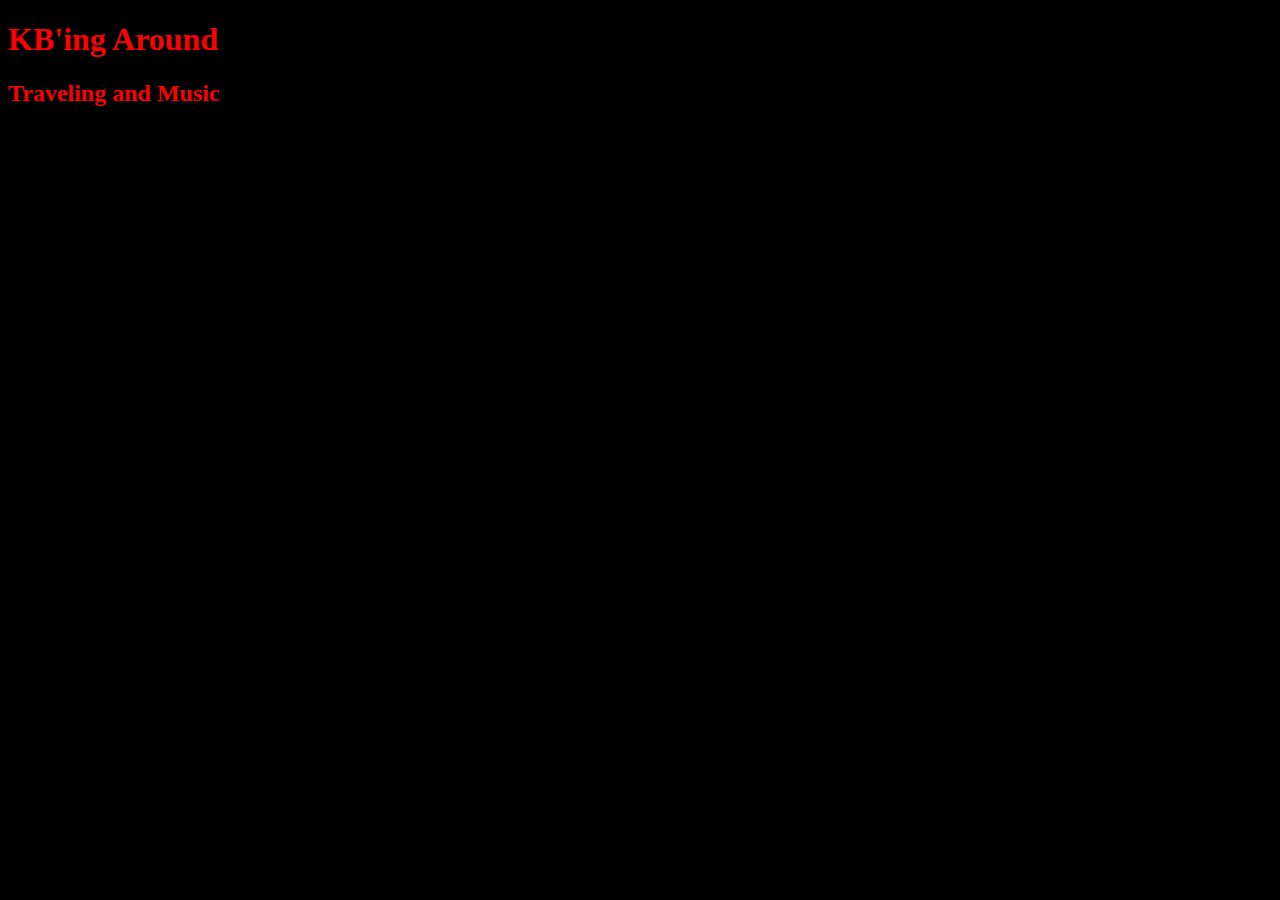
<file: unit_1/index.html>
<!DOCTYPE html>
<html>
<head>
	<title>kristbee.github.io</title>
	<link rel="stylesheet" type="text/css" href="css/style.css">
</head>
<body>
	<h1>KB'ing Around</h1>
	<h2>Traveling and Music</h2>
</body>
</html>
</file>
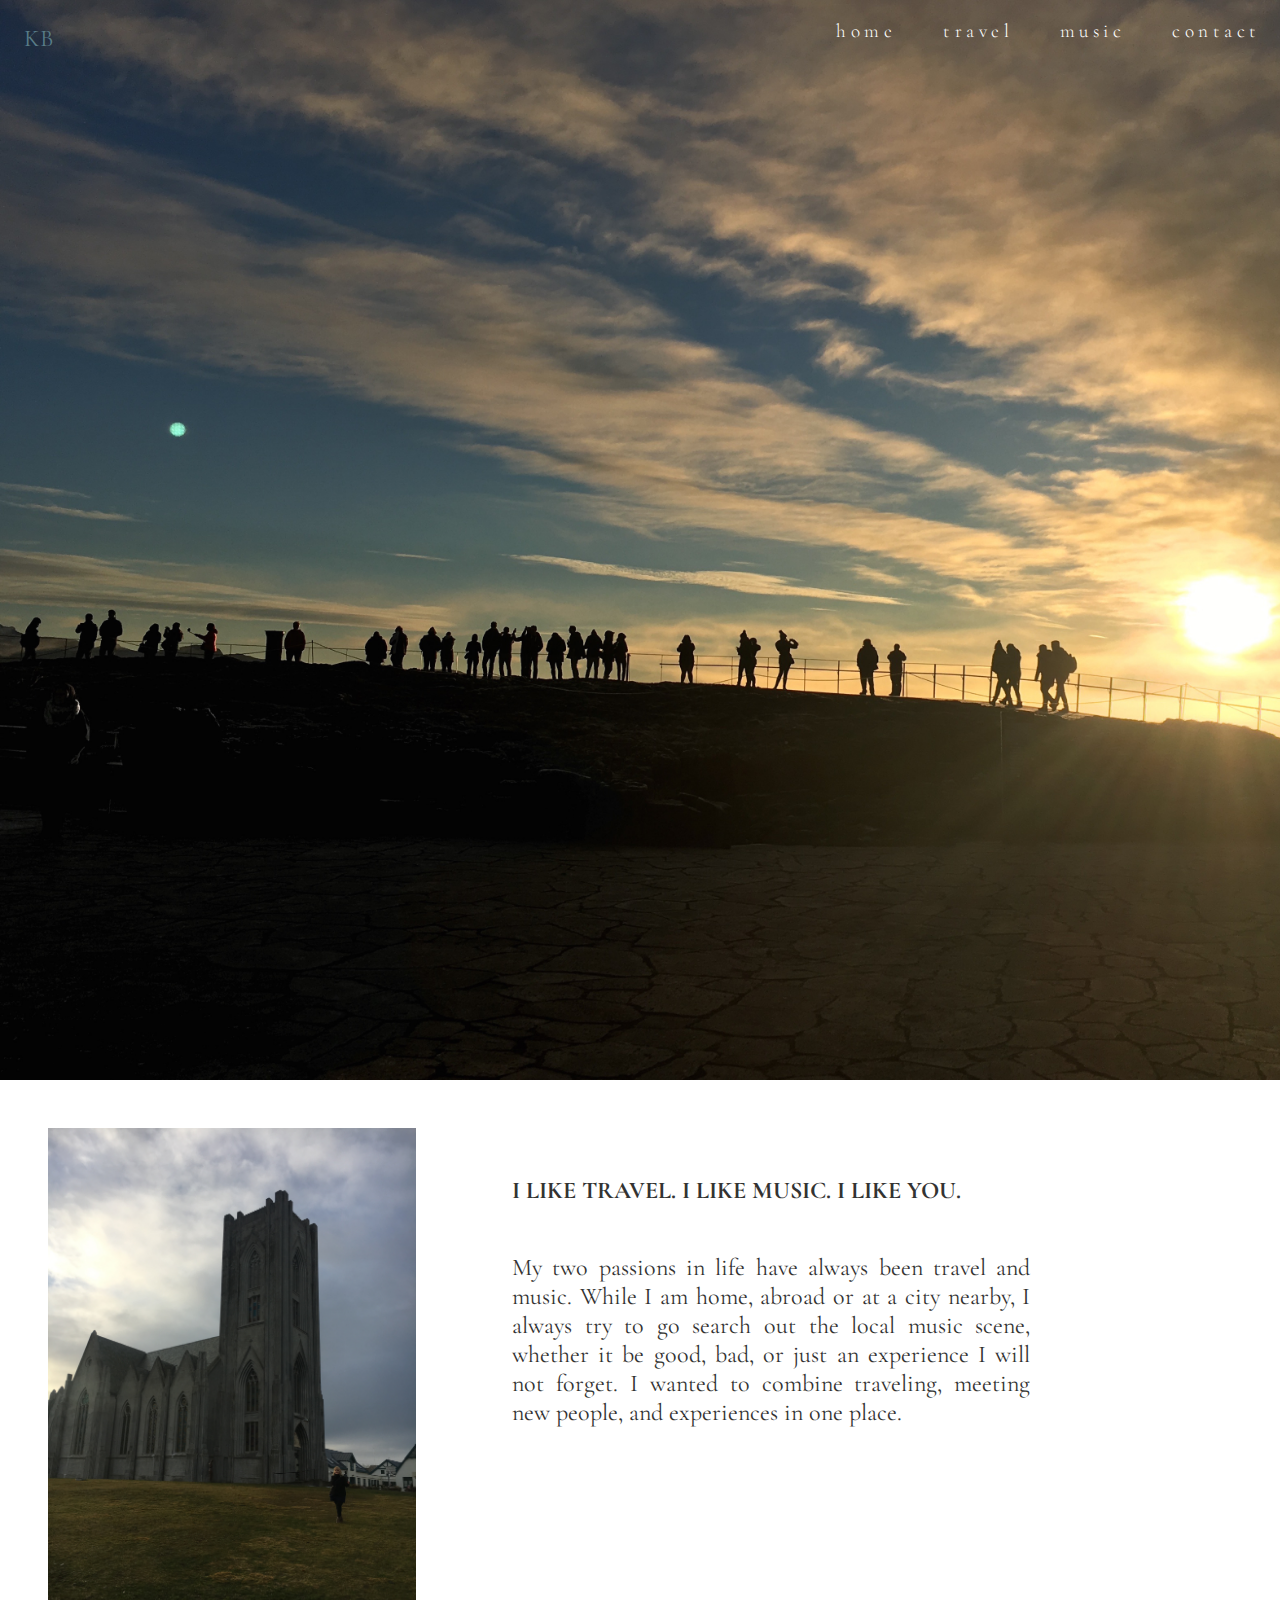
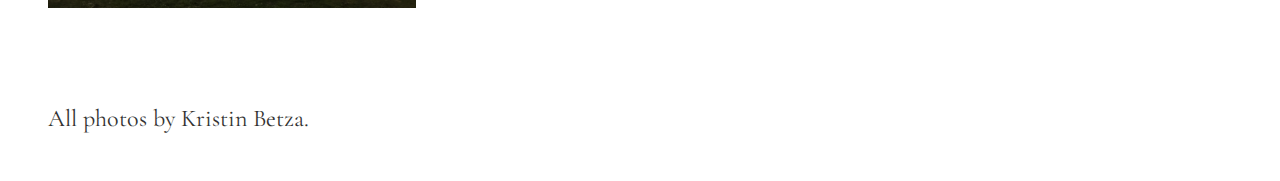
<file: unit_10/index.html>
<!DOCTYPE html>
<html>
<head>
	<meta name="viewport" content="width=device-width, initial-scale=1">
	<title>unit_10</title>
	<link rel="stylesheet" type="text/css" href="css/style.css">	
</head>
<body>
	<header>
		<p class="logo">KB</p>
		<nav id="navone">
			<a href="index.html">Home</a>
			<a href="travel.html">Travel</a> 
			<a href="music.html">Music</a> 
			<a href="contact.html">Contact</a>
		</nav>
	</header>
	<section id="intro">
		<div>
			
		</div>
	</section>
	<section id="two_column" class="clearfix">
		<div id="left"></div>
		<div id="info">
			<h1>I like travel. I like music. I like you.</h1>
			<p>My two passions in life have always been travel and music. While I am home, abroad or at a city nearby, I always try to go search out the local music scene, whether it be good, bad, or just an experience I will not forget.  I wanted to combine traveling, meeting new people, and experiences in one place.</p>
		</div>
	</section>
	<footer>
		<p>All photos by Kristin Betza.</p>
	</footer>
</body>
</html>
</file>
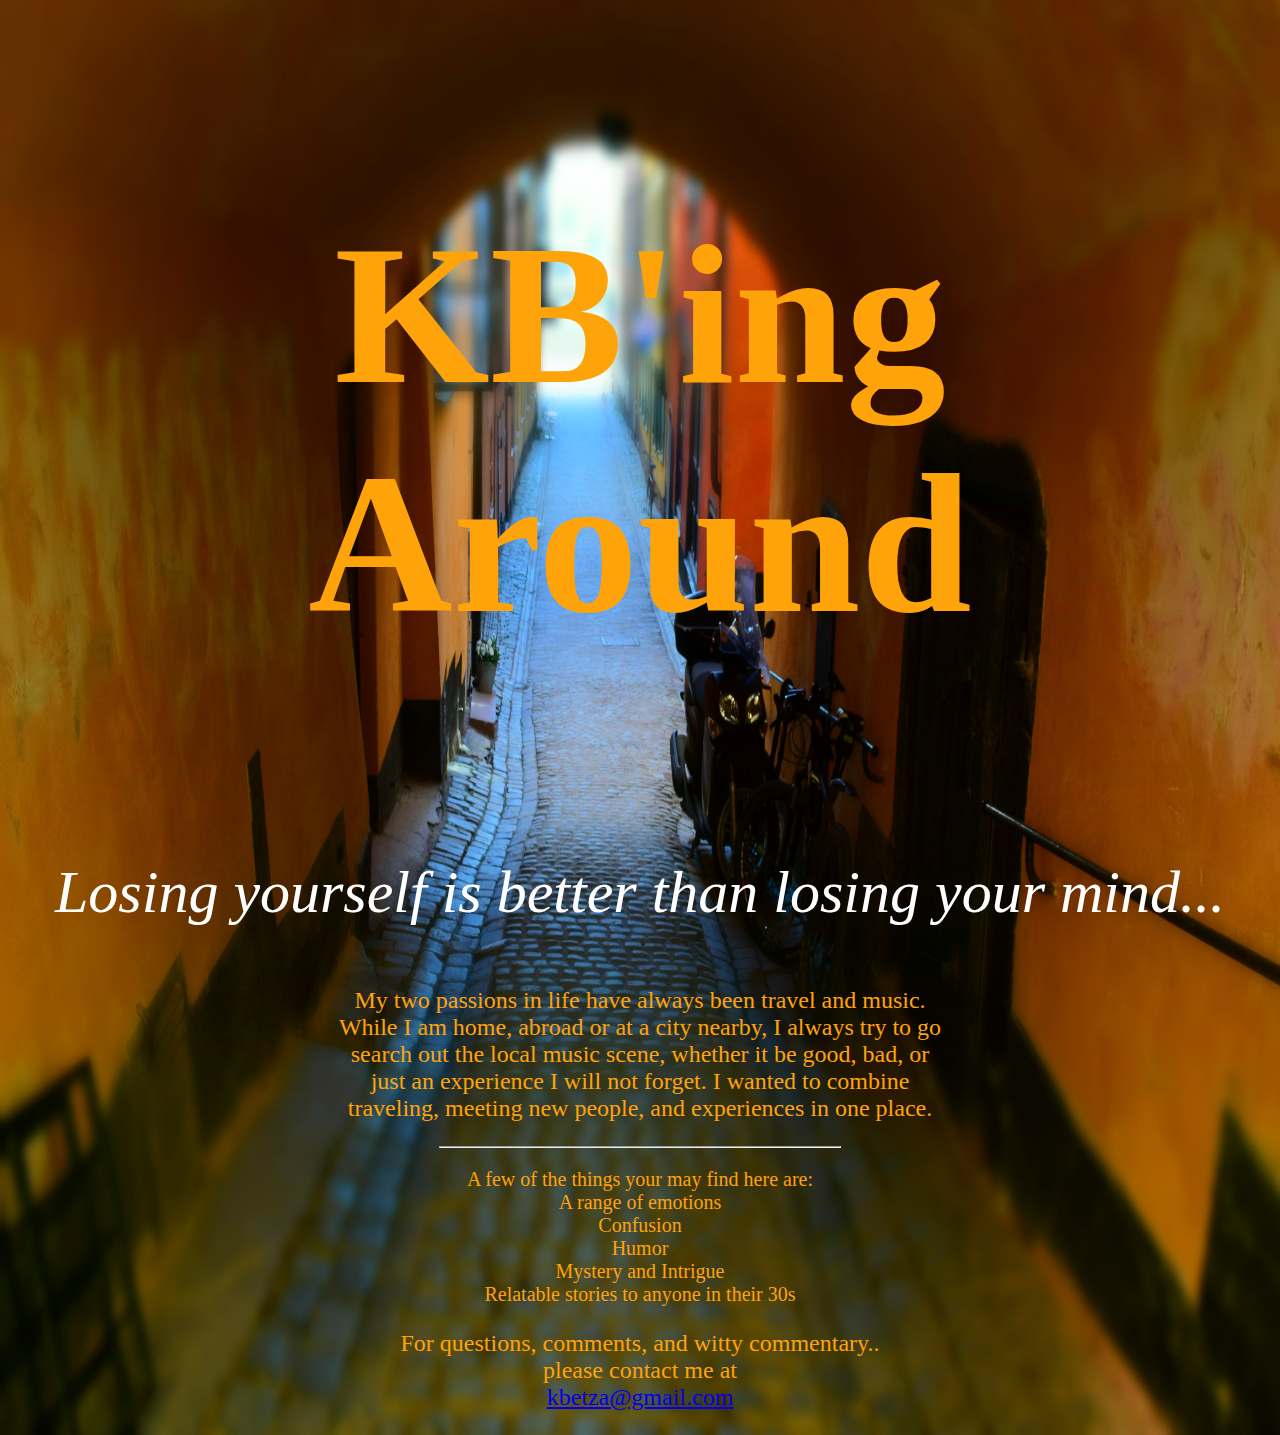
<file: unit_3/index.html>
<!DOCTYPE html>
<html>
<head>
	<title>unit_3</title>
	<link rel="stylesheet" type="text/css" href="css/style.css">

</head>
<body>


<p id="header1">KB'ing Around</p> <!-- <br> -->
<p id="slogan">Losing yourself is better than losing your mind...</p>


	<p> My two passions in life have always been travel and music. <br>
	  While I am home, abroad or at a city nearby, I always try to go <br>
	  search out the local music scene, whether it be good, bad, or <br>just an experience I will not forget.  I wanted to combine <br>traveling, meeting new people, and experiences in one place.</p>
<hr>
	<ul>A few of the things your may find here are:
	<li>A range of emotions</li>
	<li>Confusion</li>
	<li>Humor</li>
	<li>Mystery and Intrigue</li>
	<li>Relatable stories to anyone in their 30s</li>
	</ul>

	<p>For questions, comments, and witty commentary..<br> 
	please contact me at<br>
	<a href="mailto:kbetza@gmail.com">kbetza@gmail.com</a> 
	</p>
</body>
</html>
</file>
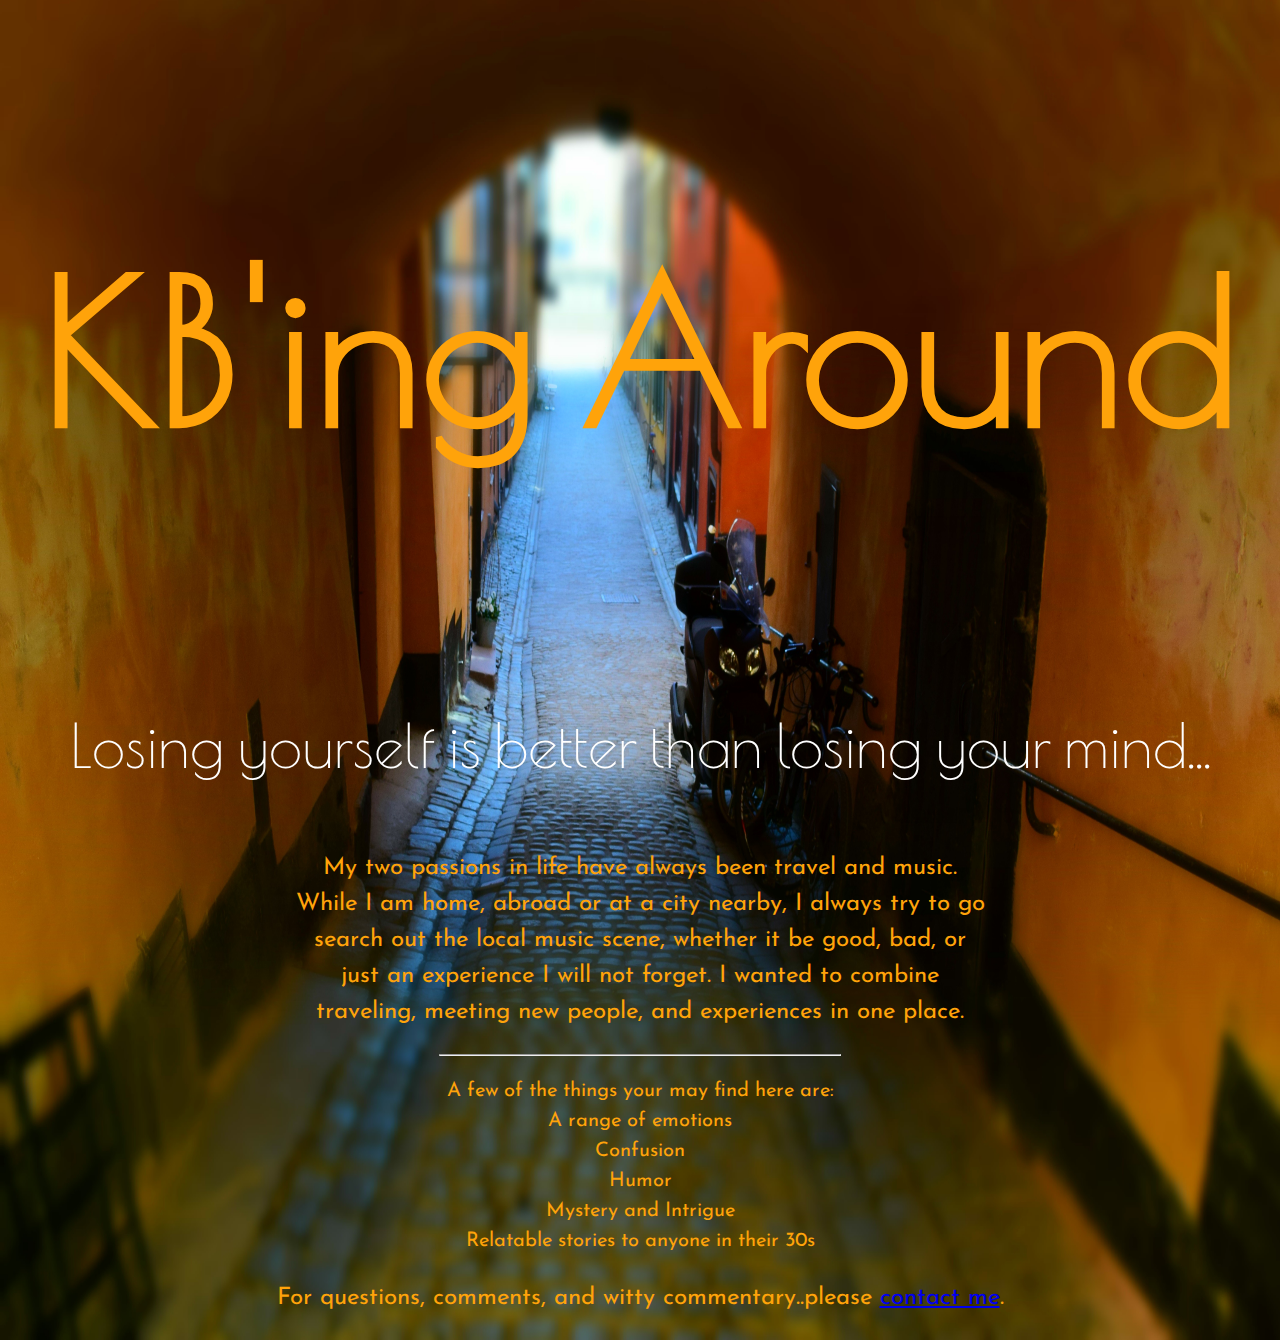
<file: unit_4/index.html>
<!DOCTYPE html>
<html>
<head>
	<title>unit_4</title>
	<link rel="stylesheet" type="text/css" href="css/style.css">
</head>
<body>

	<p id="header1">KB'ing Around</p> <!-- <br> -->
	<p id="slogan">Losing yourself is better than losing your mind...</p>

		<p> My two passions in life have always been travel and music. <br>
	  	While I am home, abroad or at a city nearby, I always try to go <br>
	  	search out the local music scene, whether it be good, bad, or <br>just an experience I will not forget.  I wanted to combine <br>traveling, meeting new people, and experiences in one place.</p>
	<hr>
		<ul>
			<li>A few of the things your may find here are:</li>
			<li>A range of emotions</li>
			<li>Confusion</li>
			<li>Humor</li>
			<li>Mystery and Intrigue</li>
			<li>Relatable stories to anyone in their 30s</li>
		</ul>

	<p>For questions, comments, and witty commentary..please 
	<a href="mailto:kbetza@gmail.com">contact me</a>. 
	</p>
</body>
</html>
</file>
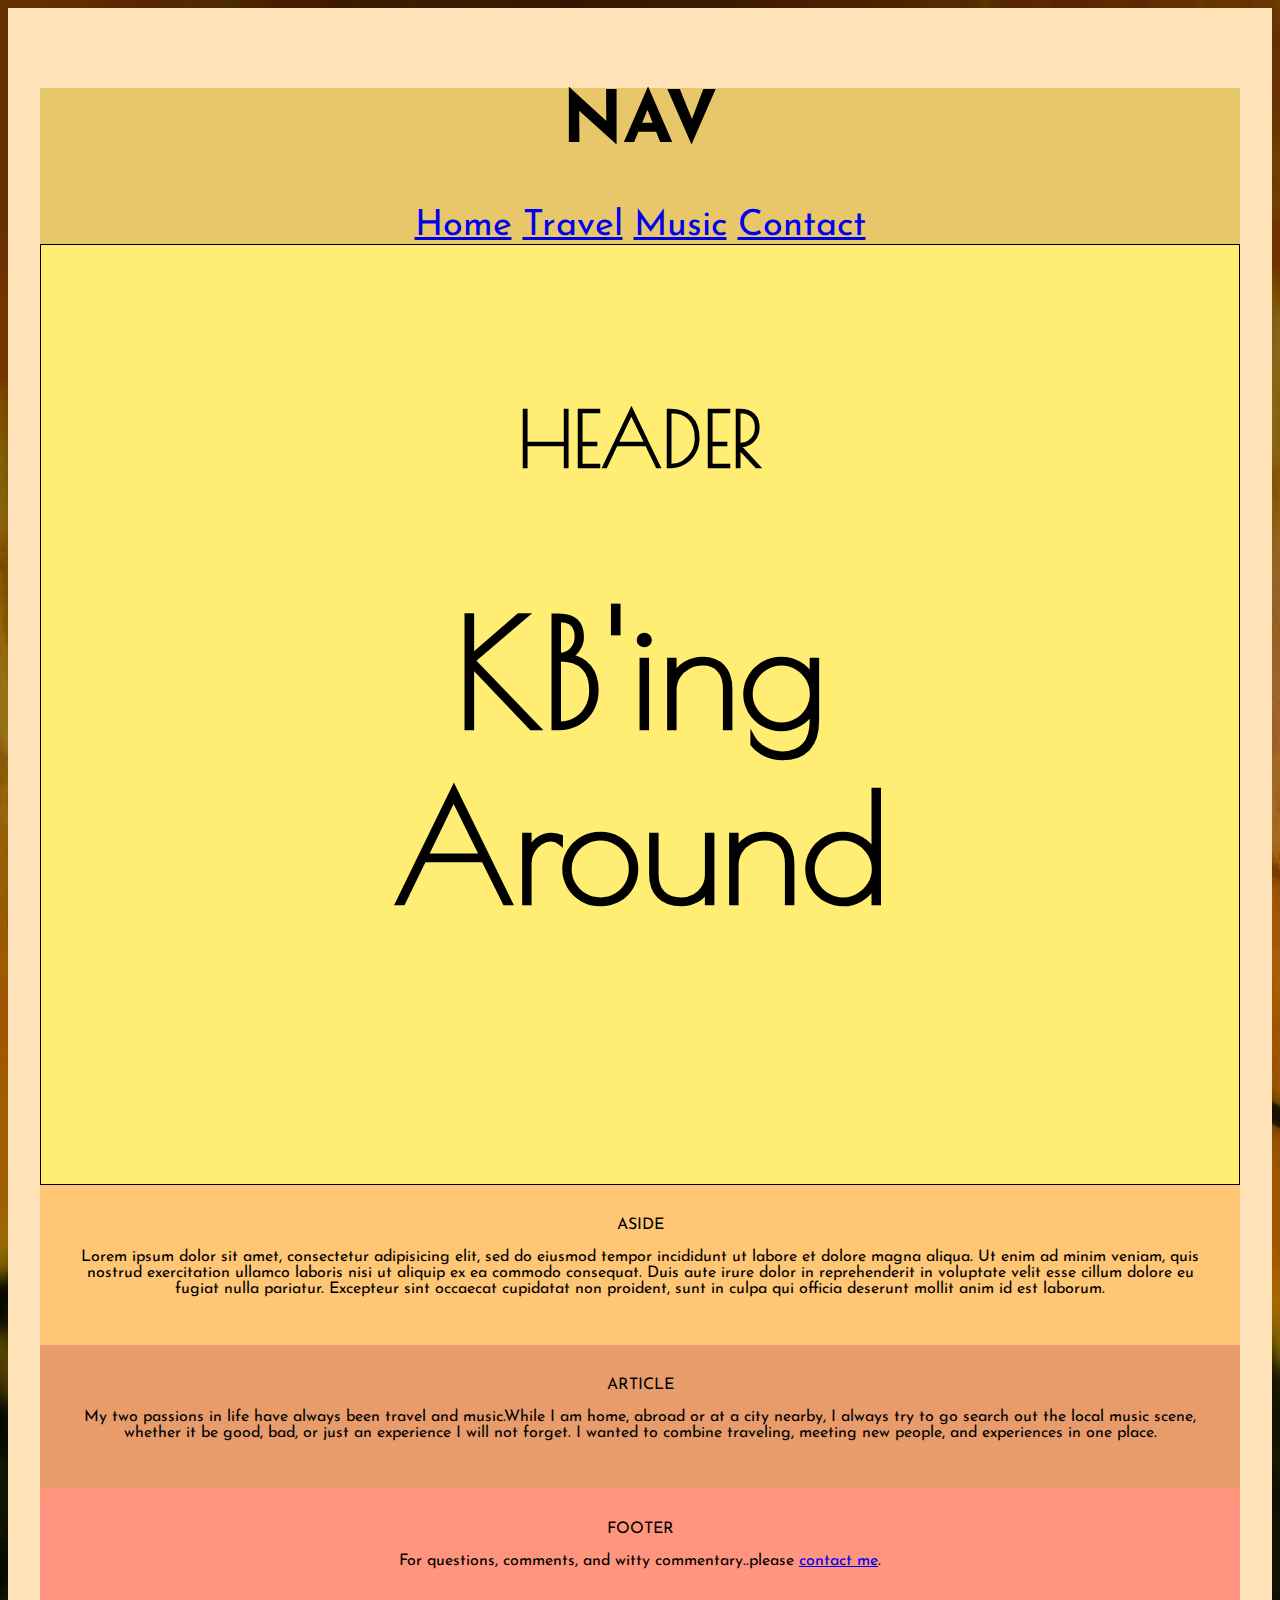
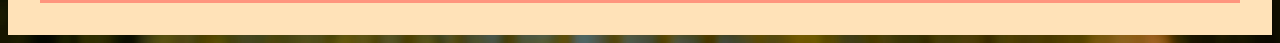
<file: unit_5/index.html>
<!DOCTYPE html>
<html>
<head>
	<title>unit_5</title>
	<link rel="stylesheet" type="text/css" href="css/style.css">
</head>
<body>
	<div class="wrapper">
		<nav id="navone">
			<h1>NAV</h1>
			<a href="#">Home</a>
			<a href="#">Travel</a> 
			<a href="#">Music</a> 
			<a href="#">Contact</a>   
		</nav>
		<header>
			HEADER
			<h1>KB'ing Around</h1>
		</header>	
		<section id="one">
			<aside class="picture">ASIDE<p>Lorem ipsum dolor sit amet, consectetur adipisicing elit, sed do eiusmod
			tempor incididunt ut labore et dolore magna aliqua. Ut enim ad minim veniam,
			quis nostrud exercitation ullamco laboris nisi ut aliquip ex ea commodo
			consequat. Duis aute irure dolor in reprehenderit in voluptate velit esse
			cillum dolore eu fugiat nulla pariatur. Excepteur sint occaecat cupidatat non
			proident, sunt in culpa qui officia deserunt mollit anim id est laborum.</p>

			</aside>
			<article class="description">
				ARTICLE<p>My two passions in life have always been travel and music.While I am home, abroad or at a city nearby, I always try to go search out the local music scene, whether it be good, bad, or just an experience I will not forget.  I wanted to combine traveling, meeting new people, and experiences in one place.</p>
			</article>
		</section>
		<footer>
			FOOTER<p>For questions, comments, and witty commentary..please 
			<a href="mailto:kbetza@gmail.com">contact me</a>.</p>
		</footer>
	</div>
</body>
</html>
</file>
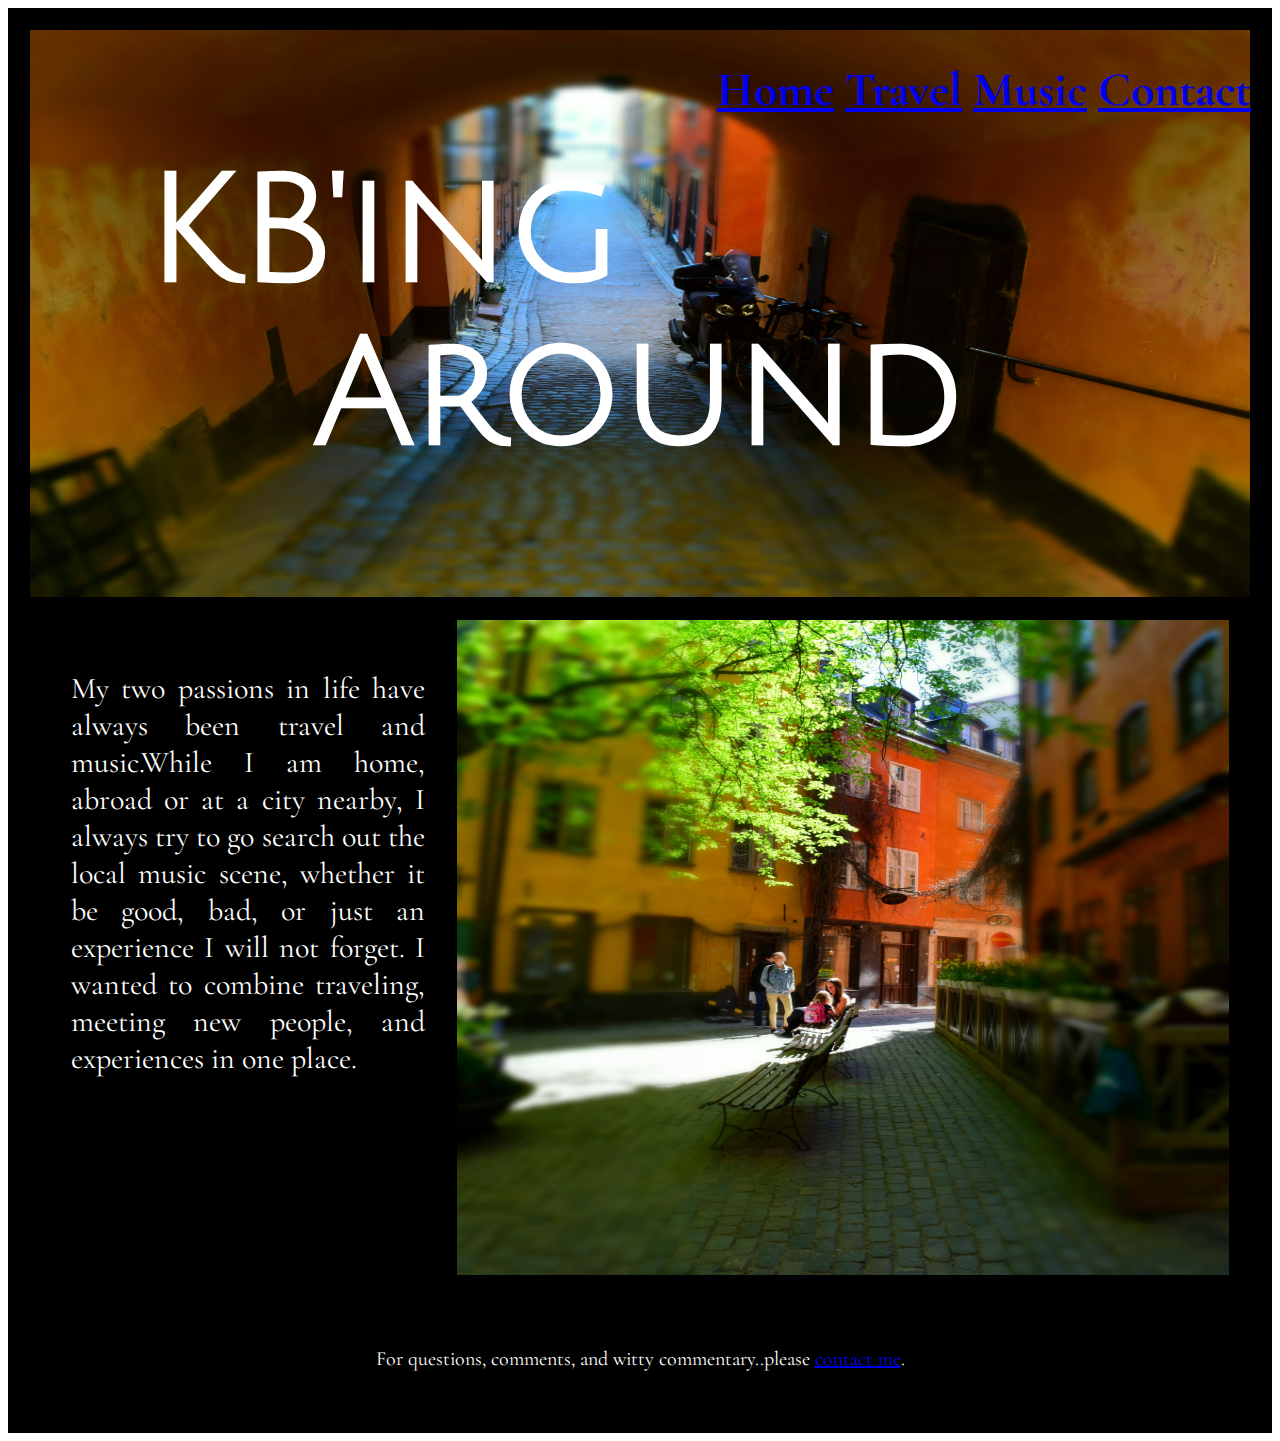
<file: unit_6/index.html>
<!DOCTYPE html>
<html>
<head>
	<title>unit_6</title>
	<link rel="stylesheet" type="text/css" href="css/style.css">
</head>
<body>
	<div class="wrapper">
		<nav id="navone">
			<h1>
			<a href="#">Home</a>
			<a href="#">Travel</a> 
			<a href="#">Music</a> 
			<a href="#">Contact</a>
			</h1>  
		</nav>
		<header>
			<h1>KB'ing Around</h1>
		</header>
		<section id="two_column" class="clearfix">
			<aside id="left">
				<p>My two passions in life have always been travel and music.While I am home, abroad or at a city nearby, I always try to go search out the local music scene, whether it be good, bad, or just an experience I will not forget.  I wanted to combine traveling, meeting new people, and experiences in one place.</p>
			</aside>
			<article id="right">
	
			</article>
		</section>
		<footer>
			<p>For questions, comments, and witty commentary..please 
			<a href="mailto:kbetza@gmail.com">contact me</a>.</p>
		</footer>
	</div>
</body>
</html>
</file>
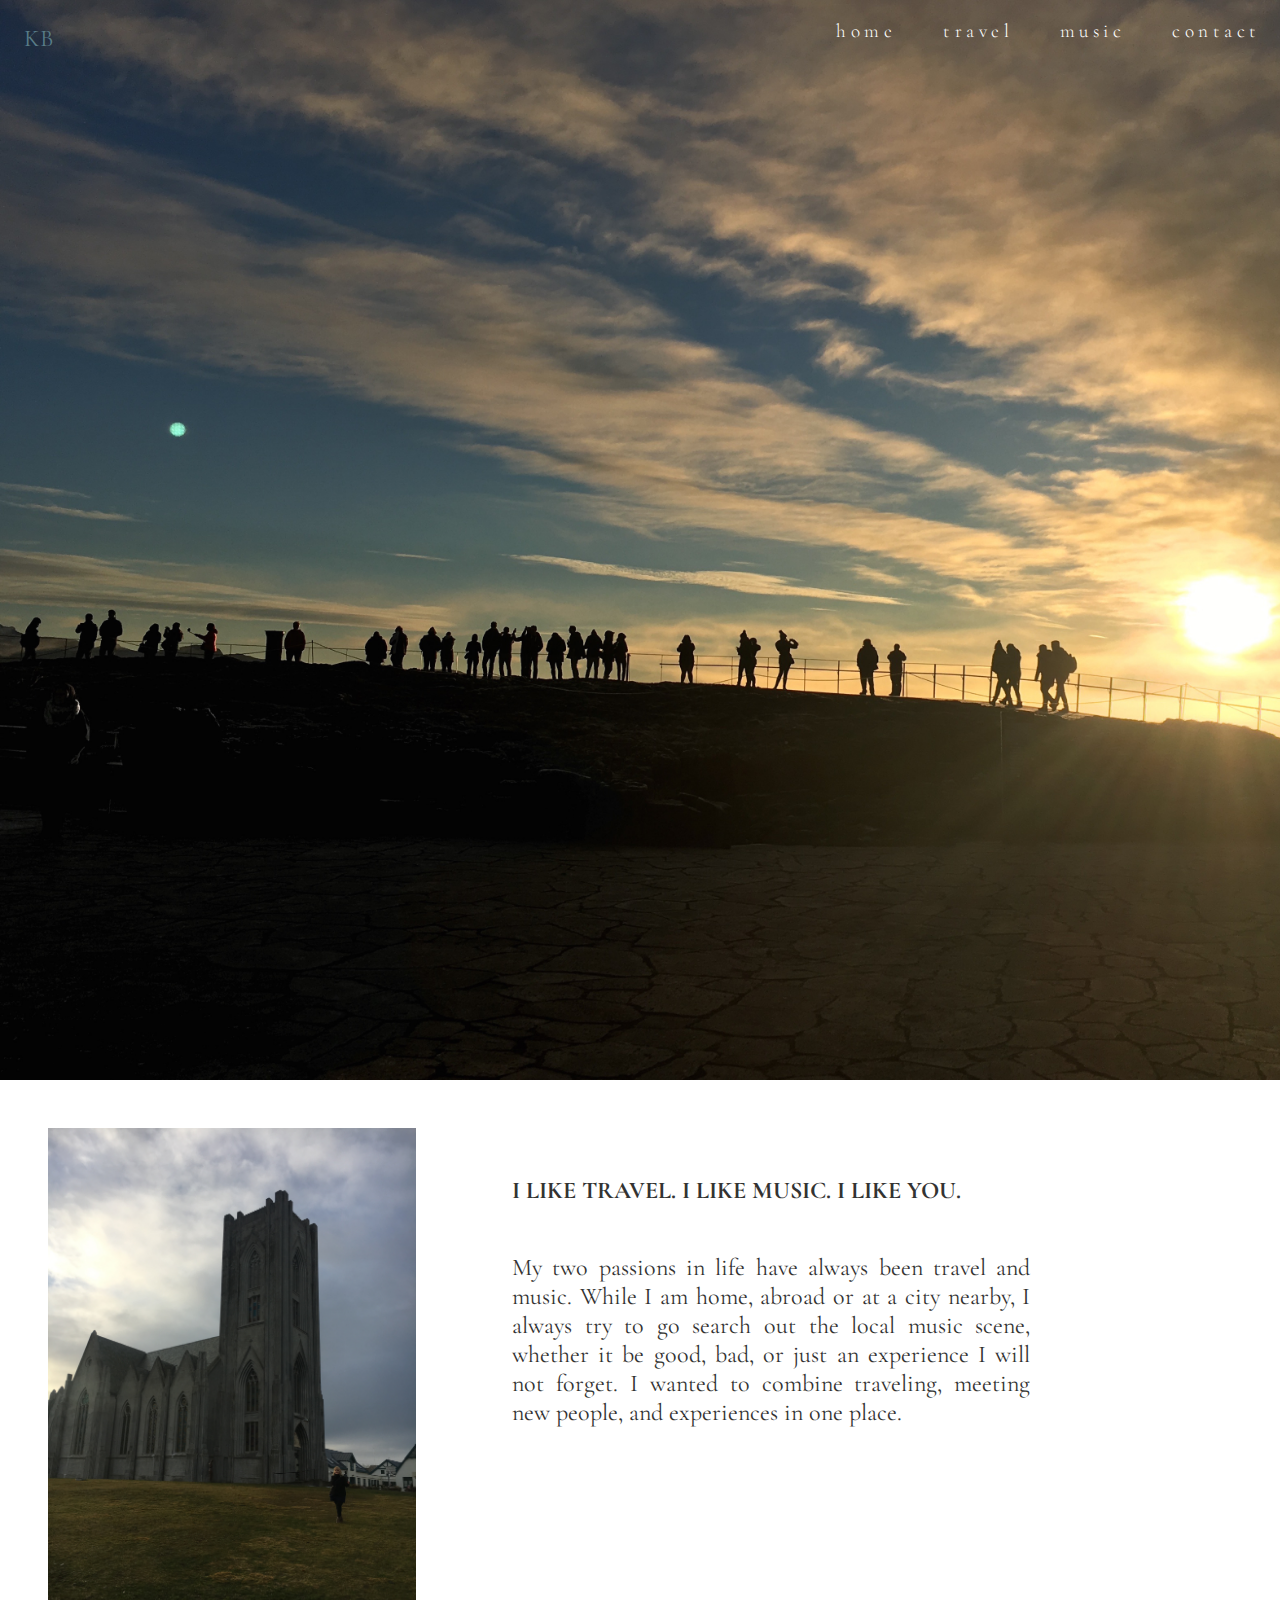
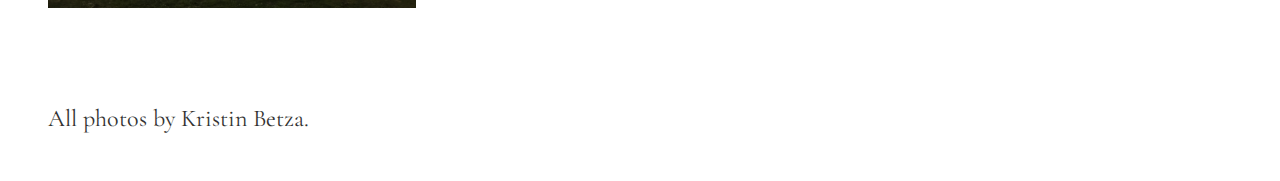
<file: unit_8/index.html>
<!DOCTYPE html>
<html>
<head>
	<meta name="viewport" content="width=device-width, initial-scale=1">
	<title>unit_8</title>
	<link rel="stylesheet" type="text/css" href="css/style.css">	
</head>
<body>
	<header>
		<p class="logo">KB</p>
		<nav id="navone">
			<a href="#">Home</a>
			<a href="#">Travel</a> 
			<a href="#">Music</a> 
			<a href="#">Contact</a>
		</nav>
	</header>
	<section id="intro">
		<div>
			
		</div>
	</section>
	<section id="two_column" class="clearfix">
		<div id="left"></div>
		<div id="info">
			<h1>I like travel. I like music. I like you.</h1>
			<p>My two passions in life have always been travel and music. While I am home, abroad or at a city nearby, I always try to go search out the local music scene, whether it be good, bad, or just an experience I will not forget.  I wanted to combine traveling, meeting new people, and experiences in one place.</p>
		</div>
	</section>
	<footer>
		<p>All photos by Kristin Betza.</p>
	</footer>
</body>
</html>
</file>
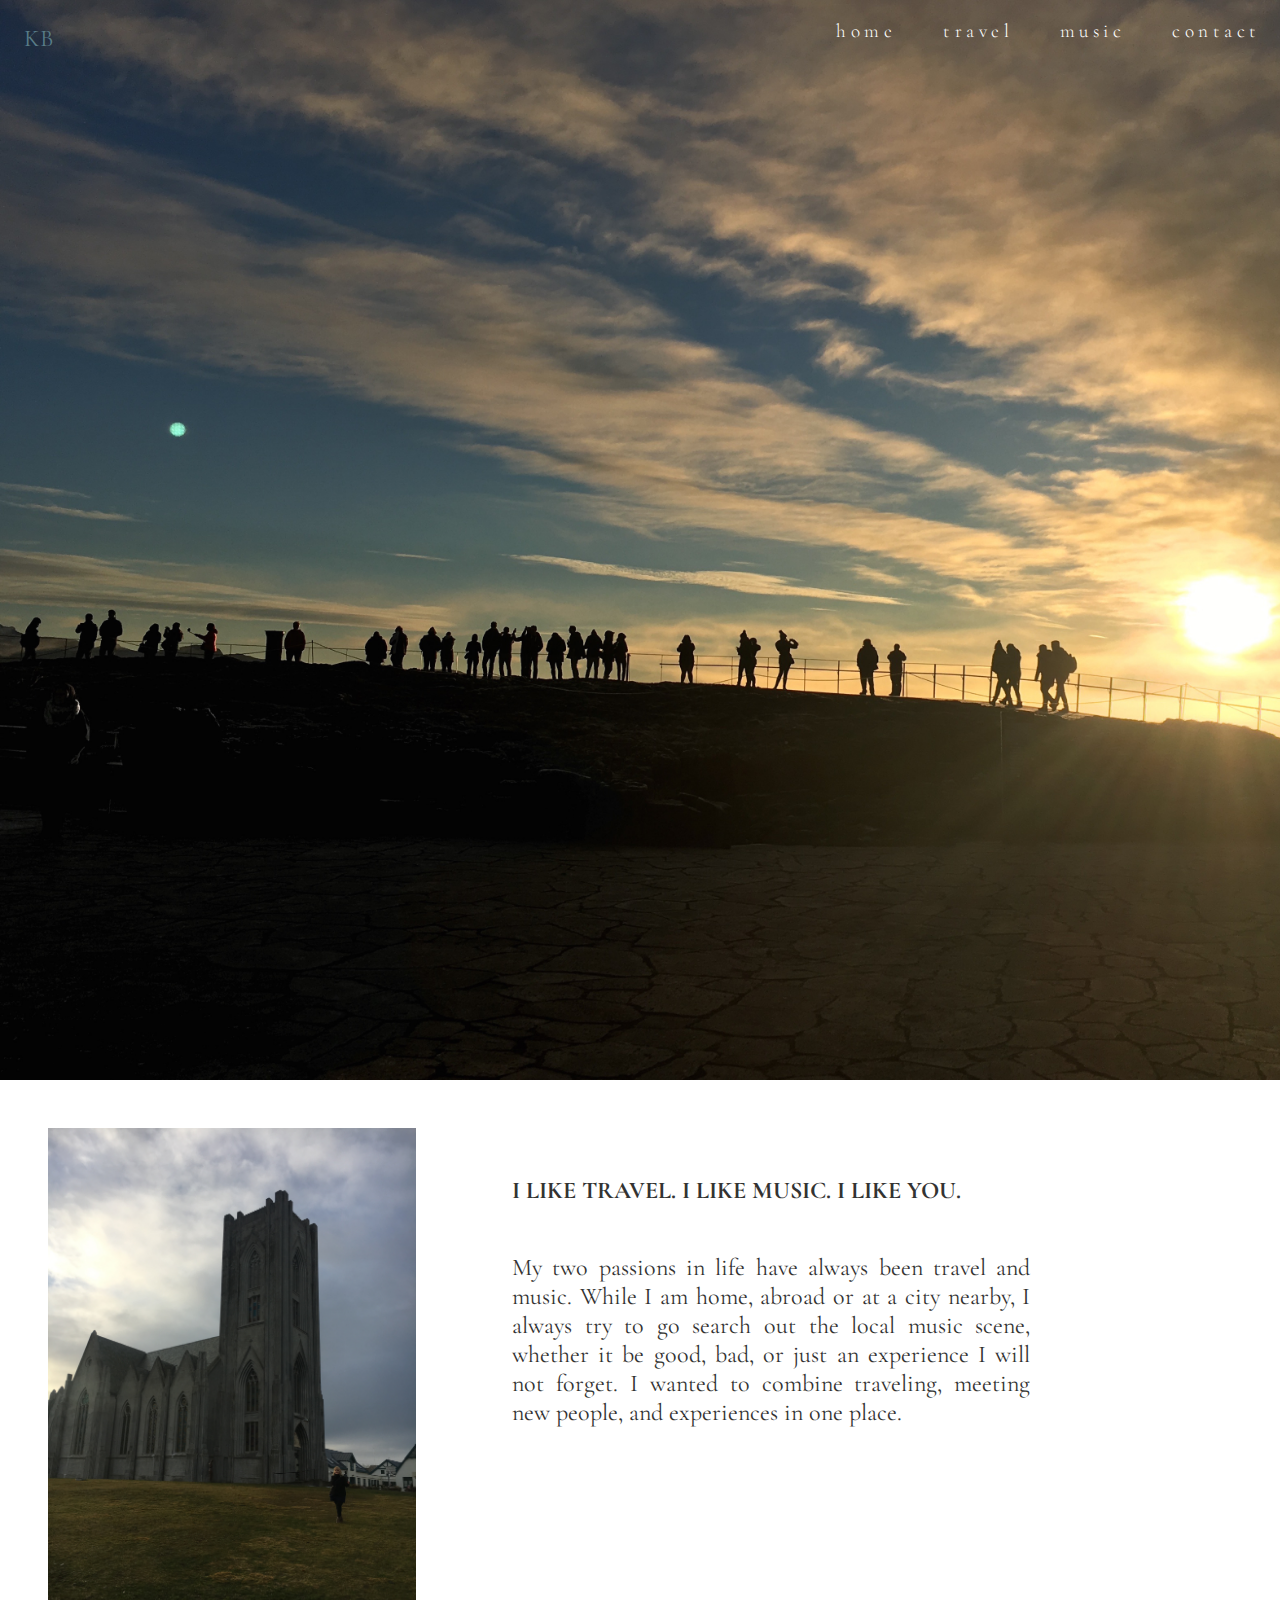
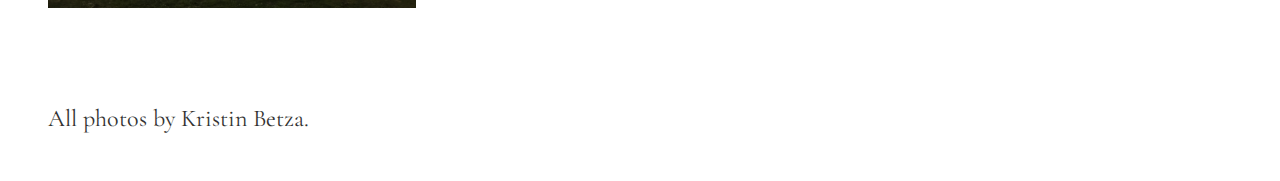
<file: unit_9/index.html>
<!DOCTYPE html>
<html>
<head>
	<meta name="viewport" content="width=device-width, initial-scale=1">
	<title>unit_9</title>
	<link rel="stylesheet" type="text/css" href="css/style.css">	
</head>
<body>
	<header>
		<p class="logo">KB</p>
		<nav id="navone">
			<a href="index.html">Home</a>
			<a href="travel.html">Travel</a> 
			<a href="music.html">Music</a> 
			<a href="contact.html">Contact</a>
		</nav>
	</header>
	<section id="intro">
		<div>
			
		</div>
	</section>
	<section id="two_column" class="clearfix">
		<div id="left"></div>
		<div id="info">
			<h1>I like travel. I like music. I like you.</h1>
			<p>My two passions in life have always been travel and music. While I am home, abroad or at a city nearby, I always try to go search out the local music scene, whether it be good, bad, or just an experience I will not forget.  I wanted to combine traveling, meeting new people, and experiences in one place.</p>
		</div>
	</section>
	<footer>
		<p>All photos by Kristin Betza.</p>
	</footer>
</body>
</html>
</file>
<file: unit_1/css/style.css>
body {
    background-color: black;
}

h1, h2, p {
    color: red;
}
</file>
<file: unit_10/css/style.css>
@import url('https://fonts.googleapis.com/css?family=Julius+Sans+One');
@import url('https://fonts.googleapis.com/css?family=Cormorant+Garamond');
* {margin:0;padding:0;box-sizing:border-box;}

body {
    font-family: "Cormorant Garamond", serif;
    background-size:100% 100%;
    font-style: normal;
    font-weight: 400;
    font-size: 1.5em;
    color: #333332;
}

.clearfix:after {
    visibility: hidden;
    display: block;
    font-size: 0;
    content: " ";
    clear: both;
    height: 0;
}

nav {
    font-weight: 200;
    text-transform: lowercase;
    letter-spacing: 4.5px;
    font-size: .8em;
    float: right;
}

nav a {
    color:#fff;
    display:inline-block;
    padding:1em;
    text-decoration:none;
}
.logo {
    float:left;
    color:#597C87;
    padding: 1em;
}

#left {
    background-image: url("../images/aboutme2.jpg");
    background-size: cover;
    background-repeat: no-repeat;
    float: left;
    height: 20em;
    width: 33.33%;
}

#info {
    width: 60%;
    float: left
}

#two_column{
    width: 1200px;
    padding: 2em 2em 2em 2em;
}

#two_column h1{
    font-size: 1em;
    text-transform: uppercase;
    padding: 2em 2em 0em 4em;
}

#two_column p {
    padding: 2em 2em 0em 4em;
    text-align: justify;
}
footer {
    margin: 0 auto;
    padding: 2em 2em 2em 2em;
}

#intro {
    background: url(../images/iceland.jpg);
    background-size: cover;
    background-repeat: no-repeat;
    padding: 8em 0 0 4em;
    height: 120vh;
    text-align: left;
    color:#597C87;
}

#intro div {
    width: 25em;
}

#leftcontact {
    padding: 4em 2em 0em 2em;
    background: url(../images/aboutme.jpg);
    background-size: cover;
    background-repeat: no-repeat;
    height: 100vh;
    width: 50%;
    float: left;
    margin: auto;
    }

#contact {
    text-align: center;
    display: block;
    padding: 2em 2em 2em 2em;
    width: 50%;
    float: right;
}

.logolink {
    background-color: #81C1FF;
    color: #fff;
    padding:1em;
    float: left;
    width: 50%;
}

#navlink {
    background-color: #81C1FF;
    width: 50%;
    float: right;
    padding: .85em 0em 0em 1em;
}

#stockholm{
    background: url(../images/stockholm.jpg);
    background-size: cover;
    background-repeat: no-repeat;
    height: 140vh;
    width: 40%;
    float: left;
    margin: auto;
}

#travelp{
    padding: 1em;
    width: 60%;
    text-align: justify;
    float: right;
    display: inline-block;
}

#abba {
    background: url(../images/abba.jpg);
    background-size: cover;
    background-repeat: no-repeat;
    height: 120vh;
    width: 100%;
    float: left;
    margin: auto;
}

#musicp{
    padding: 2em;
    text-align: justify;
    display: block;
}

@media screen and (max-device-width: 1117px) {
        body {
            font-size: 100%;
        }
        #intro{
            background-size: cover;
            background-repeat: no-repeat;
            background-position: center center;
        }
}

@media only screen and (max-width: 740px){
    nav {
        letter-spacing: 2.0px;
    }

    nav a {
    display:block;
    }

    #left {
    background-size: cover;
    background-repeat: no-repeat;
    background-position: center center;
    float: none;
    }

    #twocolumn {
        float: none;
        font-size: 1.5em;
    }

    #two_column h1{
    padding: 1em 9em 0em .5em;
    display: block;
    }

    #two_column p {
    padding: 1em 9em 1em .5em;
    text-align: justify;
    display: block;
    }

    body {
        font-size: 1.5em;
    }

    #intro{
            background-size: cover;
            background-repeat: no-repeat;
            background-position: center center;
            padding: 0em 0em 0em 0em;
    }

    footer {
    padding: 1em 1em 1em 2em;
}

}
</file>
<file: unit_3/css/style.css>
body {
  	text-align: center;
  	background: url("../images/tunnel.jpg");
  	background-size:100% 100%;
    background-color: #000;
    font-style: normal;
    font-weight: 400;
    color: #FFFFFF;
}


#header1 {font-size: 200px;
font-style: normal;
font-weight: 800;
text-align: center;
color: #FFA30A;
}

#slogan { 
	font-style: italic;
	color: #FFFFFF;
	font-size: 60px;
}

p {font-size: 24px;
   font-weight: 400;
   color: #FFA30A;
 }

hr {
  width: 400px;
}

ul { padding:0;
    text-align: center;
    list-style-type: none;
    font-size: 20px;
    color: #FFA30A;
}
</file>
<file: unit_4/css/style.css>
@import url('https://fonts.googleapis.com/css?family=Poiret+One');
@import url('https://fonts.googleapis.com/css?family=Josefin+Sans');

body {
    font-family: "Josefin Sans", sans-serif;
  	text-align: center;
  	background: url("../images/tunnel.jpg");
  	background-size:100% 100%;
    background-color: #000;
    font-style: normal;
    font-weight: 400;
    color: #FFFFFF;
}


#header1 {
font-family: 'Poiret One', cursive;
font-size: 200px;
font-style: normal;
font-weight: 800;
text-align: center;
color: #FFA30A;
}

#slogan { 
  font-family: 'Poiret One', cursive;
	color: #FFFFFF;
	font-size: 60px;
}

p {font-family: "Josefin Sans", sans-serif;
  font-size: 24px;
  line-height: 1.5em;
   font-weight: 400;
   color: #FFA30A;
 }

hr {
  width: 400px;
}

ul { padding:0;
    font-family: "Josefin Sans", sans-serif;
    text-align: center;
    list-style-type: none;
    font-size: 20px;
    line-height: 1.5em;
    color: #FFA30A;
}
</file>
<file: unit_5/css/style.css>
@import url('https://fonts.googleapis.com/css?family=Poiret+One');
@import url('https://fonts.googleapis.com/css?family=Josefin+Sans');

body {
    font-family: "Josefin Sans", sans-serif;
  	text-align: center;
  	background: url("../images/tunnel.jpg");
  	background-size:100% 100%;
    font-style: normal;
    font-weight: 400;
   /* color: #FFFFFF;*/
}

.wrapper {
    background-color: #FFE2B8;
    padding: 2em 2em 2em 2em;
}

#navone {
    background-color: #E8C66A;
    font-size: 36px;
}

header {
    background-color: #FFED74;
    border: 1px black solid;
    margin: 1em;
    font-family: 'Poiret One', cursive;
    font-size: 75px;
    font-style: normal;
    font-weight: 800;
    text-align: center;
    padding: 2em;
    margin: 0 auto;
}

.picture {
    /*background: url("../images/tunnel.jpg");*/
    background-color: #FFC675;
    display: block;
    margin: 0 auto;
    padding: 2em;

}

.description {
    background-color: #E89C6C;
    display: block;
    margin: 0 auto;
    padding: 2em;
}

#one {
    background-color: #FFE2B8;
}

footer {
    background-color: #FF957E;
    padding: 2em 2em 2em 2em;
    height: 50px;
    margin: 0 auto;
}
</file>
<file: unit_6/css/style.css>
@import url('https://fonts.googleapis.com/css?family=Julius+Sans+One');
@import url('https://fonts.googleapis.com/css?family=Cormorant+Garamond');

body {
    font-family: "Cormorant Garamond", serif;
  	text-align: center;
  	background-size:100% 100%;
    font-style: normal;
    font-weight: 400;
    font-size: 30px;
    color: #FFFFFF;
}

.clearfix:after {
    visibility: hidden;
    display: block;
    font-size: 0;
    content: " ";
    clear: both;
    height: 0;
}

.wrapper {
    background-color: #000;
    padding: 2em 2em 2em 2em;
    border: 1px black solid;
    padding: 20px;
}

#navone {
    font-size: 24px;
    width: auto;
    float: right;
    font-color: #FFFFFF;
}

header {
    border: 1px black solid;
    margin: 1em;
    font-family: 'Julius Sans One', sans-serif;
    font-size: 75px;
    font-style: normal;
    font-weight: 400;
    text-align: center;
    padding: 20px;
    margin: 0 auto;
    background: url("../images/tunnel.jpg");
    background-size:100% 100%;
}

#left {
    background-color: #000;
    border: 1px black solid;
    padding: 20px;
    float: left;
    width: 30%;
    display: block;
    text-align: justify;
}

#right {
    background: url("../images/stockholm.jpg");
    background-size:100% 100%;
    border: 1px black solid;
    padding: 20px;
    float: right;
    width: 62%;
    height: 615px;
}

#two_column{
    background-color: #000;
    border: 1px black solid;
    padding: 20px;
    display: inline-block;
}

footer {
    background-color: #000;
    margin: 0 auto;
    border: 1px black solid;
    padding: 20px;
    font-size: 20px;
}
</file>
<file: unit_8/css/style.css>
@import url('https://fonts.googleapis.com/css?family=Julius+Sans+One');
@import url('https://fonts.googleapis.com/css?family=Cormorant+Garamond');
* {margin:0;padding:0;box-sizing:border-box;}

body {
    font-family: "Cormorant Garamond", serif;
    background-size:100% 100%;
    font-style: normal;
    font-weight: 400;
    font-size: 1.5em;
    color: #333332;
}

.clearfix:after {
    visibility: hidden;
    display: block;
    font-size: 0;
    content: " ";
    clear: both;
    height: 0;
}

nav {
    font-weight: 200;
    text-transform: lowercase;
    letter-spacing: 4.5px;
    font-size: .8em;
    float: right;
}

nav a {
    color:#fff;
    display:inline-block;
    padding:1em;
    text-decoration:none;
}
.logo {
    float:left;
    color:#597C87;
    padding: 1em;
}

#left {
    background-image: url("../images/aboutme2.jpg");
    background-size: cover;
    background-repeat: no-repeat;
    float: left;
    height: 20em;
    width: 33.33%;
}

#info {
    width: 60%;
    float: left
}

#two_column{
    width: 1200px;
    padding: 2em 2em 2em 2em;
}

#two_column h1{
    font-size: 1em;
    text-transform: uppercase;
    padding: 2em 2em 0em 4em;
}

#two_column p {
    padding: 2em 2em 0em 4em;
    text-align: justify;
}
footer {
    margin: 0 auto;
    padding: 2em 2em 2em 2em;
}

#intro {
    background: url(../images/iceland.jpg);
    background-size: cover;
    background-repeat: no-repeat;
    padding: 8em 0 0 4em;
    height: 120vh;
    text-align: left;
    color:#597C87;
}

#intro div {
    width: 25em;
}

@media screen and (max-device-width: 1117px) {
        body {
            font-size: 100%;
        }
        #intro{
            background-size: cover;
            background-repeat: no-repeat;
            background-position: center center;

        }
}

@media only screen and (max-width: 740px){
    nav {
        letter-spacing: 2.0px;
    }

    nav a {
    display:block;
    }

    #left {
    background-size: cover;
    background-repeat: no-repeat;
    background-position: center center;
    float: none;
    }

    #twocolumn {
        float: none;
        font-size: 1.5em;
    }

    #two_column h1{
    padding: 1em 9em 0em .5em;
    display: block;
    }

    #two_column p {
    padding: 1em 9em 1em .5em;
    text-align: justify;
    display: block;
    }

    body {
        font-size: 1.5em;
    }

    #intro{
            background-size: cover;
            background-repeat: no-repeat;
            background-position: center center;
            padding: 0em 0em 0em 0em;
    }

    footer {
    padding: 1em 1em 1em 2em;
}

}
</file>
<file: unit_9/css/style.css>
@import url('https://fonts.googleapis.com/css?family=Julius+Sans+One');
@import url('https://fonts.googleapis.com/css?family=Cormorant+Garamond');
* {margin:0;padding:0;box-sizing:border-box;}

body {
    font-family: "Cormorant Garamond", serif;
    background-size:100% 100%;
    font-style: normal;
    font-weight: 400;
    font-size: 1.5em;
    color: #333332;
}

.clearfix:after {
    visibility: hidden;
    display: block;
    font-size: 0;
    content: " ";
    clear: both;
    height: 0;
}

nav {
    font-weight: 200;
    text-transform: lowercase;
    letter-spacing: 4.5px;
    font-size: .8em;
    float: right;
}

nav a {
    color:#fff;
    display:inline-block;
    padding:1em;
    text-decoration:none;
}
.logo {
    float:left;
    color:#597C87;
    padding: 1em;
}

#left {
    background-image: url("../images/aboutme2.jpg");
    background-size: cover;
    background-repeat: no-repeat;
    float: left;
    height: 20em;
    width: 33.33%;
}

#info {
    width: 60%;
    float: left
}

#two_column{
    width: 1200px;
    padding: 2em 2em 2em 2em;
}

#two_column h1{
    font-size: 1em;
    text-transform: uppercase;
    padding: 2em 2em 0em 4em;
}

#two_column p {
    padding: 2em 2em 0em 4em;
    text-align: justify;
}
footer {
    margin: 0 auto;
    padding: 2em 2em 2em 2em;
}

#intro {
    background: url(../images/iceland.jpg);
    background-size: cover;
    background-repeat: no-repeat;
    padding: 8em 0 0 4em;
    height: 120vh;
    text-align: left;
    color:#597C87;
}

#intro div {
    width: 25em;
}

#leftcontact {
    padding: 4em 2em 0em 2em;
    background: url(../images/aboutme.jpg);
    background-size: cover;
    background-repeat: no-repeat;
    height: 100vh;
    width: 50%;
    float: left;
    margin: auto;
    }

#contact {
    text-align: center;
    display: block;
    padding: 2em 2em 2em 2em;
    width: 50%;
    float: right;
}

.logolink {
    background-color: #81C1FF;
    color: #fff;
    padding:1em;
    float: left;
    width: 50%;
}

#navlink {
    background-color: #81C1FF;
    width: 50%;
    float: right;
    padding: .85em 0em 0em 1em;
}

#stockholm{
    background: url(../images/stockholm.jpg);
    background-size: cover;
    background-repeat: no-repeat;
    height: 140vh;
    width: 40%;
    float: left;
    margin: auto;
}

#travelp{
    padding: 1em;
    width: 60%;
    text-align: justify;
    float: right;
    display: inline-block;
}

#abba {
    background: url(../images/abba.jpg);
    background-size: cover;
    background-repeat: no-repeat;
    height: 120vh;
    width: 100%;
    float: left;
    margin: auto;
}

#musicp{
    padding: 2em;
    text-align: justify;
    display: block;
}

@media screen and (max-device-width: 1117px) {
        body {
            font-size: 100%;
        }
        #intro{
            background-size: cover;
            background-repeat: no-repeat;
            background-position: center center;
        }
}

@media only screen and (max-width: 740px){
    nav {
        letter-spacing: 2.0px;
    }

    nav a {
    display:block;
    }

    #left {
    background-size: cover;
    background-repeat: no-repeat;
    background-position: center center;
    float: none;
    }

    #twocolumn {
        float: none;
        font-size: 1.5em;
    }

    #two_column h1{
    padding: 1em 9em 0em .5em;
    display: block;
    }

    #two_column p {
    padding: 1em 9em 1em .5em;
    text-align: justify;
    display: block;
    }

    body {
        font-size: 1.5em;
    }

    #intro{
            background-size: cover;
            background-repeat: no-repeat;
            background-position: center center;
            padding: 0em 0em 0em 0em;
    }

    footer {
    padding: 1em 1em 1em 2em;
}

}
</file>
